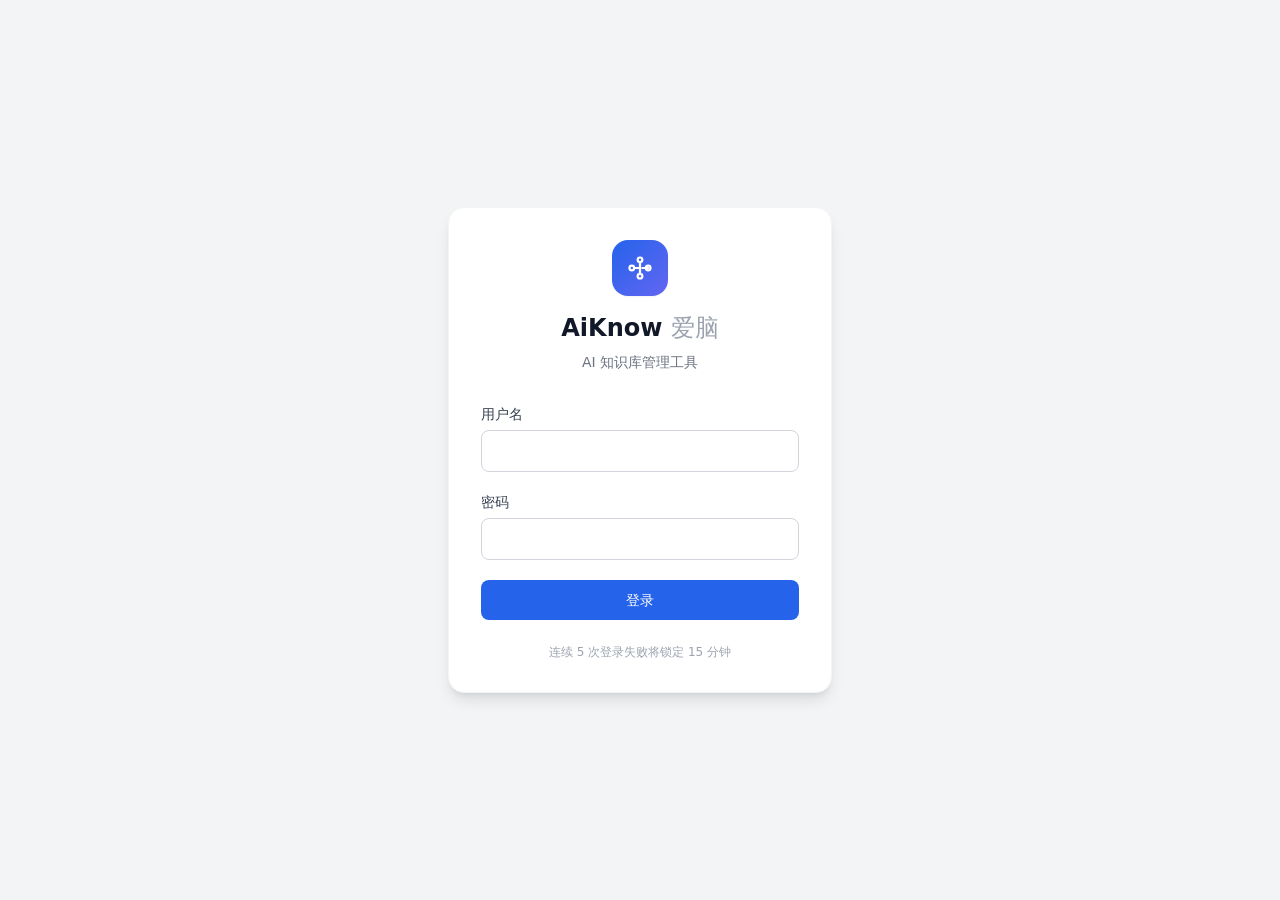
<file: web/login.html>
<!DOCTYPE html>
<html lang="zh-CN">
<head>
    <meta charset="UTF-8">
    <meta name="viewport" content="width=device-width, initial-scale=1.0">
    <title>登录 · AiKnow 爱脑</title>
    <!-- 本地 vendor 资源（已下载到 web/js/vendor/，不依赖 CDN） -->
    <script src="/web/js/vendor/tailwind.js"></script>
</head>
<body class="bg-gray-100 min-h-screen flex items-center justify-center">
    <div class="max-w-sm w-full mx-4">
        <div class="bg-white rounded-2xl shadow-lg border border-gray-100 p-8">
            <div class="text-center mb-8">
                <div class="mx-auto w-14 h-14 rounded-2xl bg-gradient-to-br from-blue-600 to-indigo-500
                            flex items-center justify-center mb-4 shadow-sm">
                    <svg class="w-7 h-7 text-white" fill="none" stroke="currentColor" stroke-width="1.9"
                         stroke-linecap="round" stroke-linejoin="round" viewBox="0 0 24 24">
                        <circle cx="12" cy="5" r="2"/><circle cx="5" cy="12" r="2"/>
                        <circle cx="19" cy="12" r="2"/><circle cx="12" cy="19" r="2"/>
                        <path d="M12 7v5M7 12h5M19 12h-5M12 12v5"/>
                    </svg>
                </div>
                <h1 class="text-2xl font-bold text-gray-900">AiKnow <span class="text-gray-400 font-medium">爱脑</span></h1>
                <p class="text-sm text-gray-500 mt-2">AI 知识库管理工具</p>
            </div>

            <form id="loginForm" class="space-y-5">
                <div>
                    <label class="block text-sm font-medium text-gray-700 mb-1.5">用户名</label>
                    <input type="text" id="username" required autocomplete="username"
                           class="w-full px-4 py-2.5 border border-gray-300 rounded-lg text-sm focus:ring-2 focus:ring-blue-500 focus:border-transparent">
                </div>

                <div>
                    <label class="block text-sm font-medium text-gray-700 mb-1.5">密码</label>
                    <input type="password" id="password" required autocomplete="current-password"
                           class="w-full px-4 py-2.5 border border-gray-300 rounded-lg text-sm focus:ring-2 focus:ring-blue-500 focus:border-transparent">
                </div>

                <div id="errorMsg" class="hidden text-red-600 text-sm text-center"></div>

                <button type="submit" id="submitBtn"
                        class="w-full bg-blue-600 hover:bg-blue-700 text-white py-2.5 rounded-lg text-sm font-medium transition-colors disabled:opacity-50">
                    登录
                </button>
            </form>

            <p class="text-xs text-gray-400 text-center mt-6">
                连续 5 次登录失败将锁定 15 分钟
            </p>
        </div>
    </div>

    <script>
        const form = document.getElementById('loginForm');
        const errorMsg = document.getElementById('errorMsg');
        const submitBtn = document.getElementById('submitBtn');

        function showError(text) {
            errorMsg.textContent = text;
            errorMsg.classList.remove('hidden');
        }

        form.addEventListener('submit', async (e) => {
            e.preventDefault();
            errorMsg.classList.add('hidden');
            submitBtn.disabled = true;

            const username = document.getElementById('username').value;
            const password = document.getElementById('password').value;

            try {
                const res = await fetch('/api/v1/admin/auth/login', {
                    method: 'POST',
                    headers: { 'Content-Type': 'application/json' },
                    credentials: 'same-origin',
                    body: JSON.stringify({ username, password }),
                });

                const data = await res.json().catch(() => ({}));

                if (res.ok) {
                    // CSRF Token 不在此处保存：后台页面加载时会通过
                    // GET /admin/auth/session 重新取得，避免跨页面传递
                    window.location.href = '/ui/dashboard';
                    return;
                }

                // 429 表示已触发失败锁定，需明确告知而非笼统提示"凭据无效"
                showError(res.status === 429
                    ? (data.error || '登录尝试过多，请稍后再试')
                    : (data.error || '登录失败'));
            } catch (err) {
                showError('网络连接失败');
            } finally {
                submitBtn.disabled = false;
            }
        });
    </script>
</body>
</html>
</file>
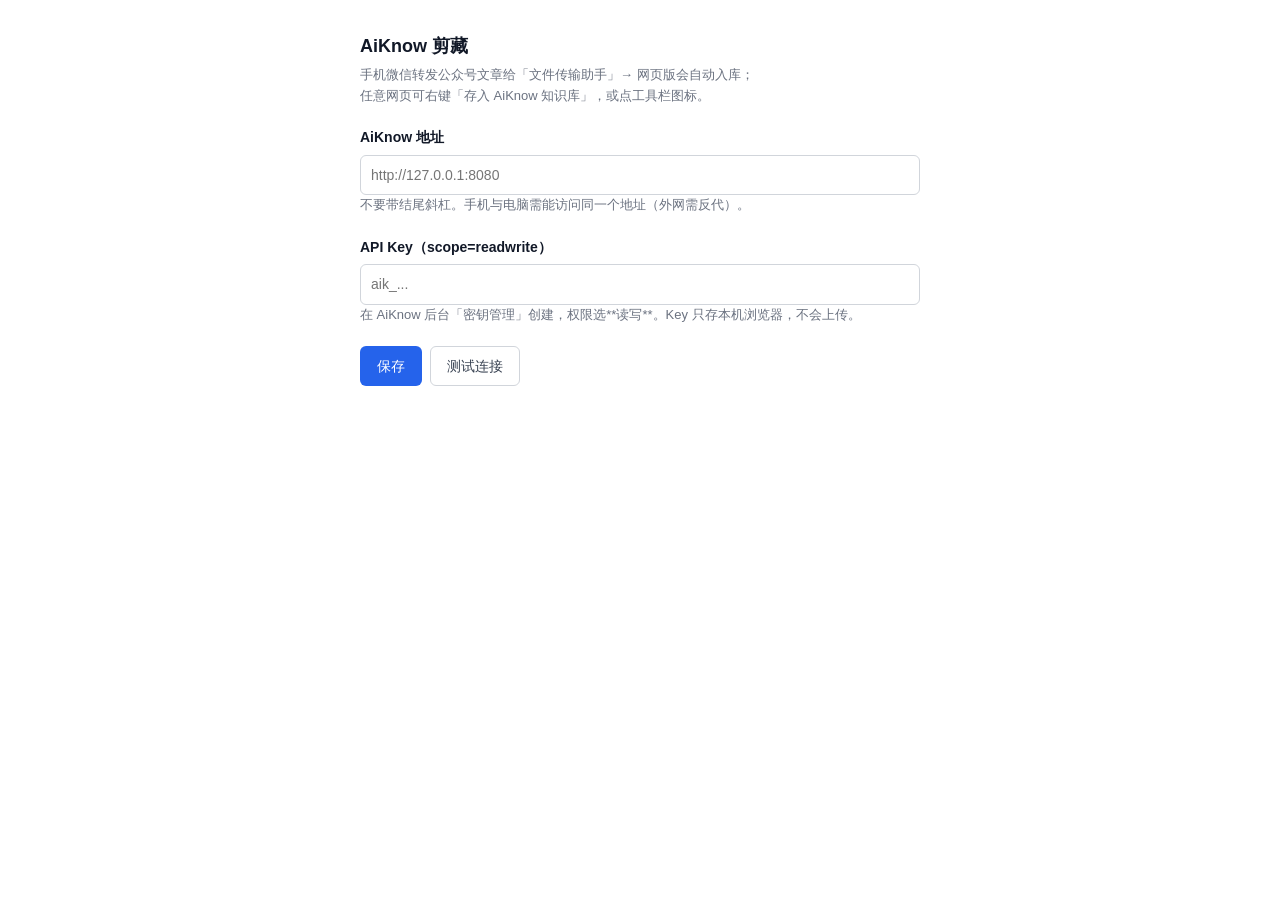
<file: extensions/aiknow-clipper/options.html>
<!doctype html>
<html lang="zh-CN">
<head>
  <meta charset="utf-8" />
  <title>AiKnow 剪藏 · 设置</title>
  <style>
    :root { color-scheme: light; }
    body {
      font: 14px/1.6 -apple-system, BlinkMacSystemFont, "Segoe UI", "PingFang SC", sans-serif;
      max-width: 560px; margin: 32px auto; padding: 0 16px; color: #111827;
    }
    h1 { font-size: 18px; margin: 0 0 4px; }
    p.hint { color: #6b7280; font-size: 13px; margin: 0 0 20px; }
    label { display: block; font-weight: 600; margin: 16px 0 6px; }
    input {
      width: 100%; box-sizing: border-box; padding: 8px 10px;
      border: 1px solid #d1d5db; border-radius: 6px; font: inherit;
    }
    .row { display: flex; gap: 8px; align-items: center; margin-top: 20px; }
    button {
      padding: 8px 16px; border-radius: 6px; border: 1px solid transparent;
      background: #2563eb; color: #fff; font: inherit; cursor: pointer;
    }
    button.secondary { background: #fff; color: #374151; border-color: #d1d5db; }
    #status { font-size: 13px; }
    #status.ok { color: #15803d; }
    #status.err { color: #b91c1c; }
    code { background: #f3f4f6; padding: 1px 5px; border-radius: 4px; }
  </style>
</head>
<body>
  <h1>AiKnow 剪藏</h1>
  <p class="hint">
    手机微信转发公众号文章给「文件传输助手」→ 网页版会自动入库；<br />
    任意网页可右键「存入 AiKnow 知识库」，或点工具栏图标。
  </p>

  <label for="server">AiKnow 地址</label>
  <input id="server" placeholder="http://127.0.0.1:8080" />
  <p class="hint">不要带结尾斜杠。手机与电脑需能访问同一个地址（外网需反代）。</p>

  <label for="apiKey">API Key（scope=readwrite）</label>
  <input id="apiKey" placeholder="aik_..." />
  <p class="hint">
    在 AiKnow 后台「密钥管理」创建，权限选**读写**。Key 只存本机浏览器，不会上传。
  </p>

  <div class="row">
    <button id="save">保存</button>
    <button id="test" class="secondary">测试连接</button>
    <span id="status"></span>
  </div>

  <script src="options.js"></script>
</body>
</html>
</file>
